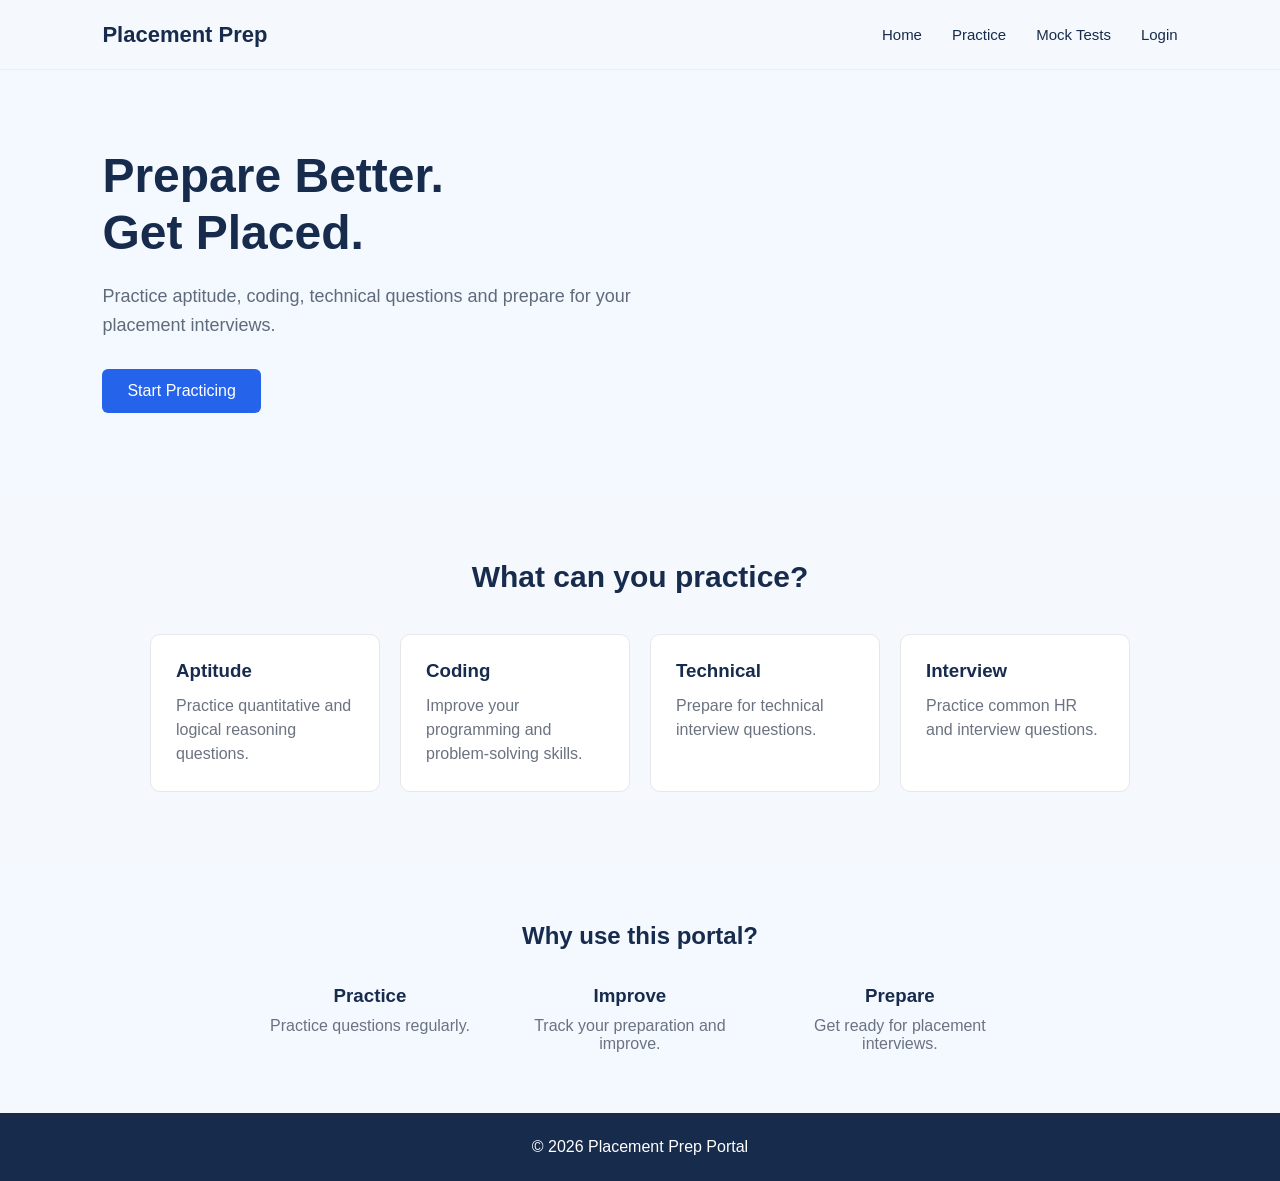
<file: index.html>
<!DOCTYPE html>
<html lang="en">

<head>
    <meta charset="UTF-8">
    <meta name="viewport" content="width=device-width, initial-scale=1.0">

    <title>Placement Prep Portal</title>

    <link rel="stylesheet" href="style.css">
</head>

<body>

    <!-- Navigation Bar -->
    <header>
        <nav class="navbar">

            <h2 class="logo">Placement Prep</h2>

            <div class="nav-links">
                <a href="#">Home</a>
                <a href="#">Practice</a>
                <a href="#">Mock Tests</a>
                <a href="login.html">Login</a>
            </div>

        </nav>
    </header>


    <!-- Hero Section -->
    <section class="hero">

        <div class="hero-content">

            <h1>Prepare Better.<br>Get Placed.</h1>

            <p>
                Practice aptitude, coding, technical questions
                and prepare for your placement interviews.
            </p>

            <button>Start Practicing</button>

        </div>

    </section>


    <!-- Practice Areas -->
    <section class="practice">

        <h2>What can you practice?</h2>

        <div class="cards">

            <div class="card">
                <h3>Aptitude</h3>
                <p>
                    Practice quantitative and logical reasoning questions.
                </p>
            </div>

            <div class="card">
                <h3>Coding</h3>
                <p>
                    Improve your programming and problem-solving skills.
                </p>
            </div>

            <div class="card">
                <h3>Technical</h3>
                <p>
                    Prepare for technical interview questions.
                </p>
            </div>

            <div class="card">
                <h3>Interview</h3>
                <p>
                    Practice common HR and interview questions.
                </p>
            </div>

        </div>

    </section>


    <!-- Why Section -->
    <section class="why">

        <h2>Why use this portal?</h2>

        <div class="features">

            <div>
                <h3>Practice</h3>
                <p>Practice questions regularly.</p>
            </div>

            <div>
                <h3>Improve</h3>
                <p>Track your preparation and improve.</p>
            </div>

            <div>
                <h3>Prepare</h3>
                <p>Get ready for placement interviews.</p>
            </div>

        </div>

    </section>


    <!-- Footer -->
    <footer>

        <p>© 2026 Placement Prep Portal</p>

    </footer>

</body>
</html>
</file>
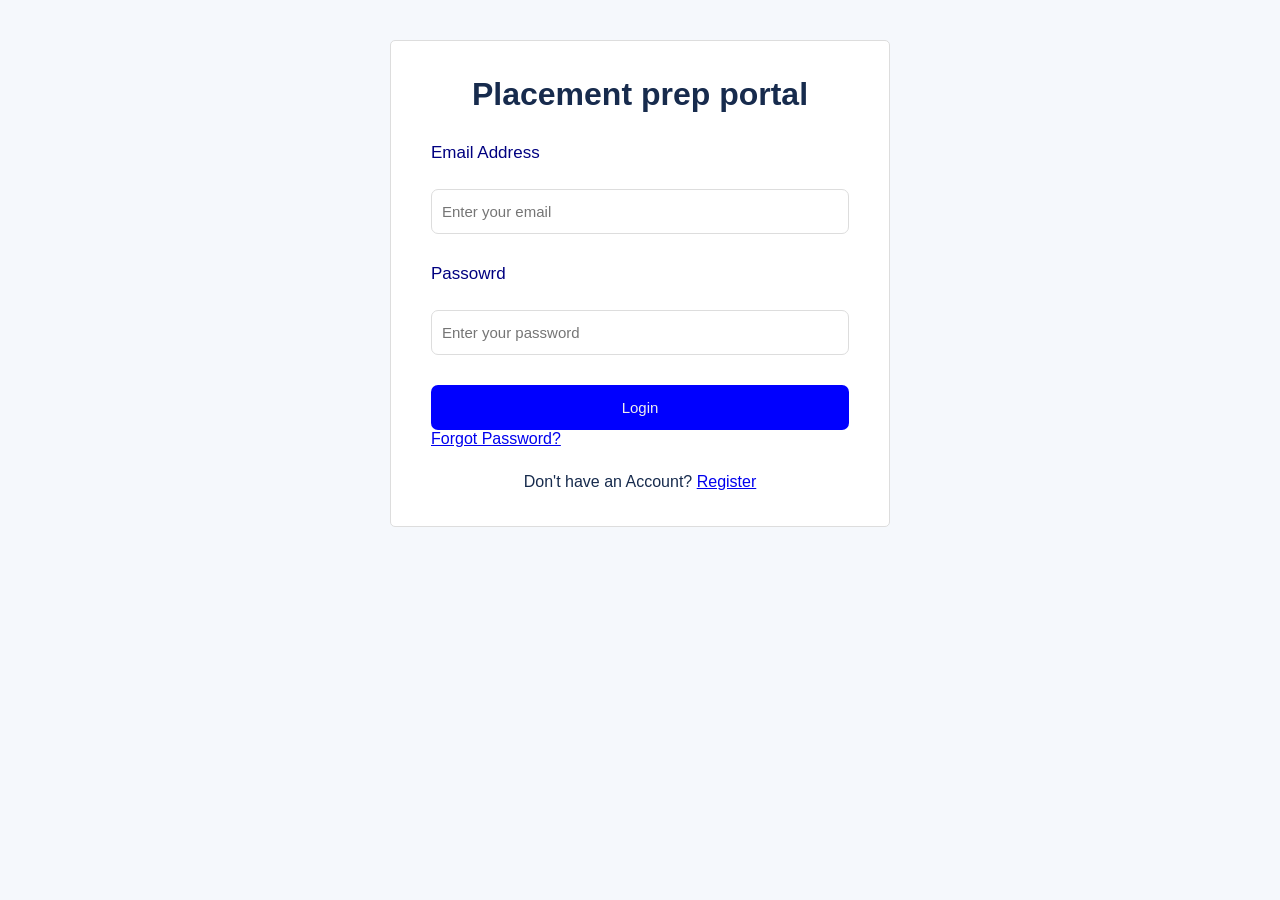
<file: login.html>
<!DOCTYPE html>
<html lang="en">

<head>
    <meta charset="UTF-8">
    <meta name="viewport" content="width=device-width, initial-scale=1.0">

    <title>Placement Prep Portal</title>

    <link rel="stylesheet" href="style.css">
</head>

<body>

    <!---Login page-->
    
   <div class="login-container" >
    
       
        <h1>Placement prep portal</h1>
       
    
        <div class="form-group"> 
             <label>Email Address</label><br>
             <input type="email"   placeholder="Enter your email" >
        </div>

        <div class="form-group">
           <label>Passowrd</label><br>
           <input type="Password" placeholder="Enter your password"><br>
        </div>   
        
        <button class="login-button">Login</button><br>

        <a href="#">Forgot Password?</a>
        
        <br>

            <p>
                Don't have an Account?
                <a href="#" >Register</a>
            </p>

         
    
    </div>
    </body>
    </html>










</body>
</file>
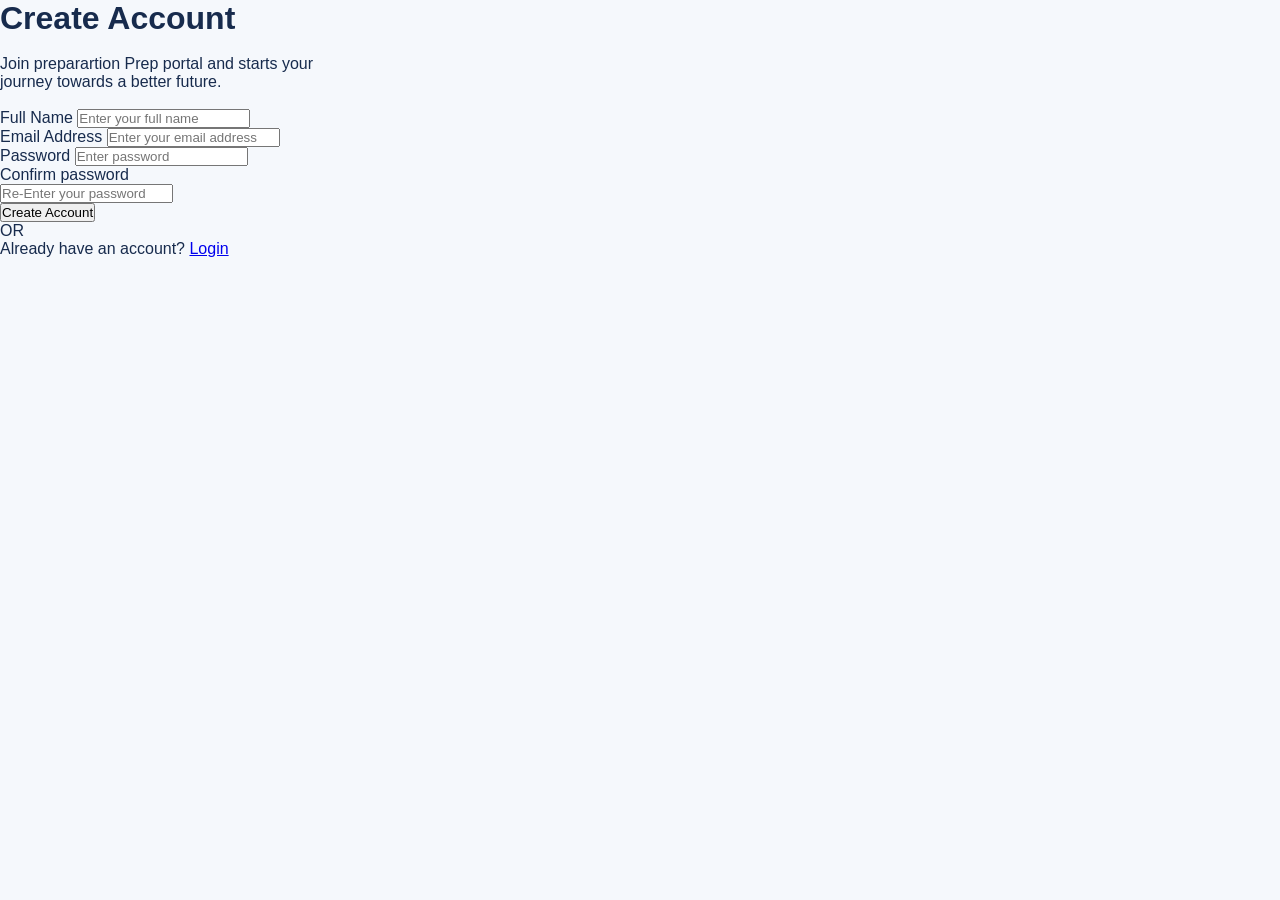
<file: register.html>
<!DOCTYPE html>
<html lang="en">

<head>
    <meta charset="UTF-8">
    <meta name="viewport" content="width=device-width, initial-scale=1.0">

    <title>Placement Prep Portal</title>

    <link rel="stylesheet" href="style.css">
    <link rel="icon" type="image/png" href="graduation.png">
</head>

<body>

    <!------ REGISTER PAGE ------->

    <div class="register-container">
        <h1>Create Account</h1><br>

        <p>Join preparartion Prep portal and starts your <br>
            journey towards a better future.
        </p>
        <br>
           
        <div class="register-form">
            <label>Full Name</label>
            <input type="Full Name" placeholder="Enter your full name">
        </div>

        <div class="register-form">
            <label>Email Address</label>
            <input type="Email Address" placeholder="Enter your email address">
        </div>
        
        <div class="register-form">
            <label>Password</label>
            <input type="Password" placeholder="Enter password">
        </div>

        <div class="register-form">
            <label>Confirm password</label><br>
            <input type="Confirm passowrd" placeholder="Re-Enter your password">
        </div>

        <button class="create-button"  >Create Account</button>
        

        <div class="or-divider1">
            <span>OR</span>
        </div>

         <p>Already have an account?
            <a href="login.html">Login</a>
         </p>
        
        

    </div>
    </body>
    </html>
</file>
<file: style.css>
/* Remove default spacing */
* {
    margin: 0;
    padding: 0;
    box-sizing: border-box;
}


/* Whole page */
body {
    font-family: Arial, sans-serif;
    color: #172b4d;
    background-color: #ffffff;
}


/* ---------------- NAVBAR ---------------- */

.navbar {
    height: 70px;

    display: flex;
    align-items: center;
    justify-content: space-between;

    padding: 0 8%;

    border-bottom: 1px solid #eeeeee;
}


.logo {
    font-size: 22px;
}


.nav-links {
    display: flex;
    gap: 30px;
}


.nav-links a {
    text-decoration: none;
    color: #172b4d;
    font-size: 15px;
}


.nav-links a:hover {
    color: #2563eb;
}


/* ---------------- HERO ---------------- */

.hero {
    min-height: 420px;

    display: flex;
    align-items: center;

    padding: 60px 8%;

    background-color: #f4f8ff;
}


.hero-content {
    max-width: 550px;
}


.hero h1 {
    font-size: 48px;
    line-height: 1.2;

    margin-bottom: 20px;
}


.hero p {
    font-size: 18px;
    line-height: 1.6;

    margin-bottom: 30px;

    color: #5f6b7a;
}


.hero button {
    padding: 13px 25px;

    border: none;
    border-radius: 6px;

    background-color: #2563eb;
    color: white;

    font-size: 16px;

    cursor: pointer;
}


.hero button:hover {
    background-color: #1d4ed8;
}


/* ---------------- PRACTICE ---------------- */

.practice {
    padding: 70px 8%;
    text-align: center;
}


.practice h2 {
    font-size: 30px;
    margin-bottom: 40px;
}


.cards {
    display: flex;
    justify-content: center;
    gap: 20px;

    flex-wrap: wrap;
}


.card {
    width: 230px;

    padding: 25px;

    border: 1px solid #e5e7eb;
    border-radius: 10px;

    text-align: left;

    background-color: white;
}


.card h3 {
    margin-bottom: 12px;
}


.card p {
    color: #6b7280;
    line-height: 1.5;
}


.card:hover {
    box-shadow: 0 5px 20px rgba(0, 0, 0, 0.08);
}


/* ---------------- WHY ---------------- */

.why {
    padding: 60px 8%;

    background-color: #f4f8ff;

    text-align: center;
}


.why h2 {
    margin-bottom: 35px;
}


.features {
    display: flex;
    justify-content: center;
    gap: 50px;
}


.features div {
    max-width: 220px;
}


.features h3 {
    margin-bottom: 10px;
}


.features p {
    color: #6b7280;
}


/* ---------------- FOOTER ---------------- */

footer {
    padding: 25px;

    text-align: center;

    background-color: #172b4d;
    color: white;
}


   /* ------------ LOGIN PAGE --------- */

body {
    font-family: Arial,sans-serif;
    background-color: #f5f8fc;
}   

.login-container {
     width:500px ;
     margin: 40px auto;
     padding: 35px 40px;
     background-color: white;
     border:1px solid #ddd;
     border-radius:5px;
     box-sizing: border-box;

}
.login-container h1 {
    text-align: center;
    margin-bottom:30px;
}

.tabs{
    display: flex;
    justify-content: space-around;
    margin-bottom:20px;
    border-bottom: 1px solid #eeeeee;
    
}

.tabs a{
    text-decoration: none;
    padding:20px;
    color: black;
    font-size:20px ;

}

.tabs .active{
    border-bottom: 2px solid navy;

}

.form-group {
    margin-bottom:30px;

}

.form-group label {
    display: block;
    margin-bottom: 8px;
    font-size:17px;
    color: navy;
}

.form-group input {
    width:100%;
    height: 45px;
    padding: 10px;
    box-sizing: border-box;
    border:1px solid #ddd;
    border-radius: 7px;
    font-size: 15px;

}


.login-button{
     width:100% ;
     height:45px;
     background-color: blue;
     color: #eeeeee;
     cursor: pointer;
     border:#eeeeee;
     border-radius:7px;
     font-size:15px;
     border:none;

}



.login-button:hover {
    background-color: #1765d1;
}
.forgot-password{
    display: block;
    text-align: center;
    margin-top: 30px;
}

.or-divider{
    display: flex;
    align-items: center;
    gap:15px;
    margin: 30px 0;
    
}
.or-divider::before,
.or-divider::after{
    content: "";
    height:1px;
    background-color: grey;
    flex:1
    ;

}

.login-container p{
    text-align: center;
    
    margin-top:25px;
    
}
</file>
